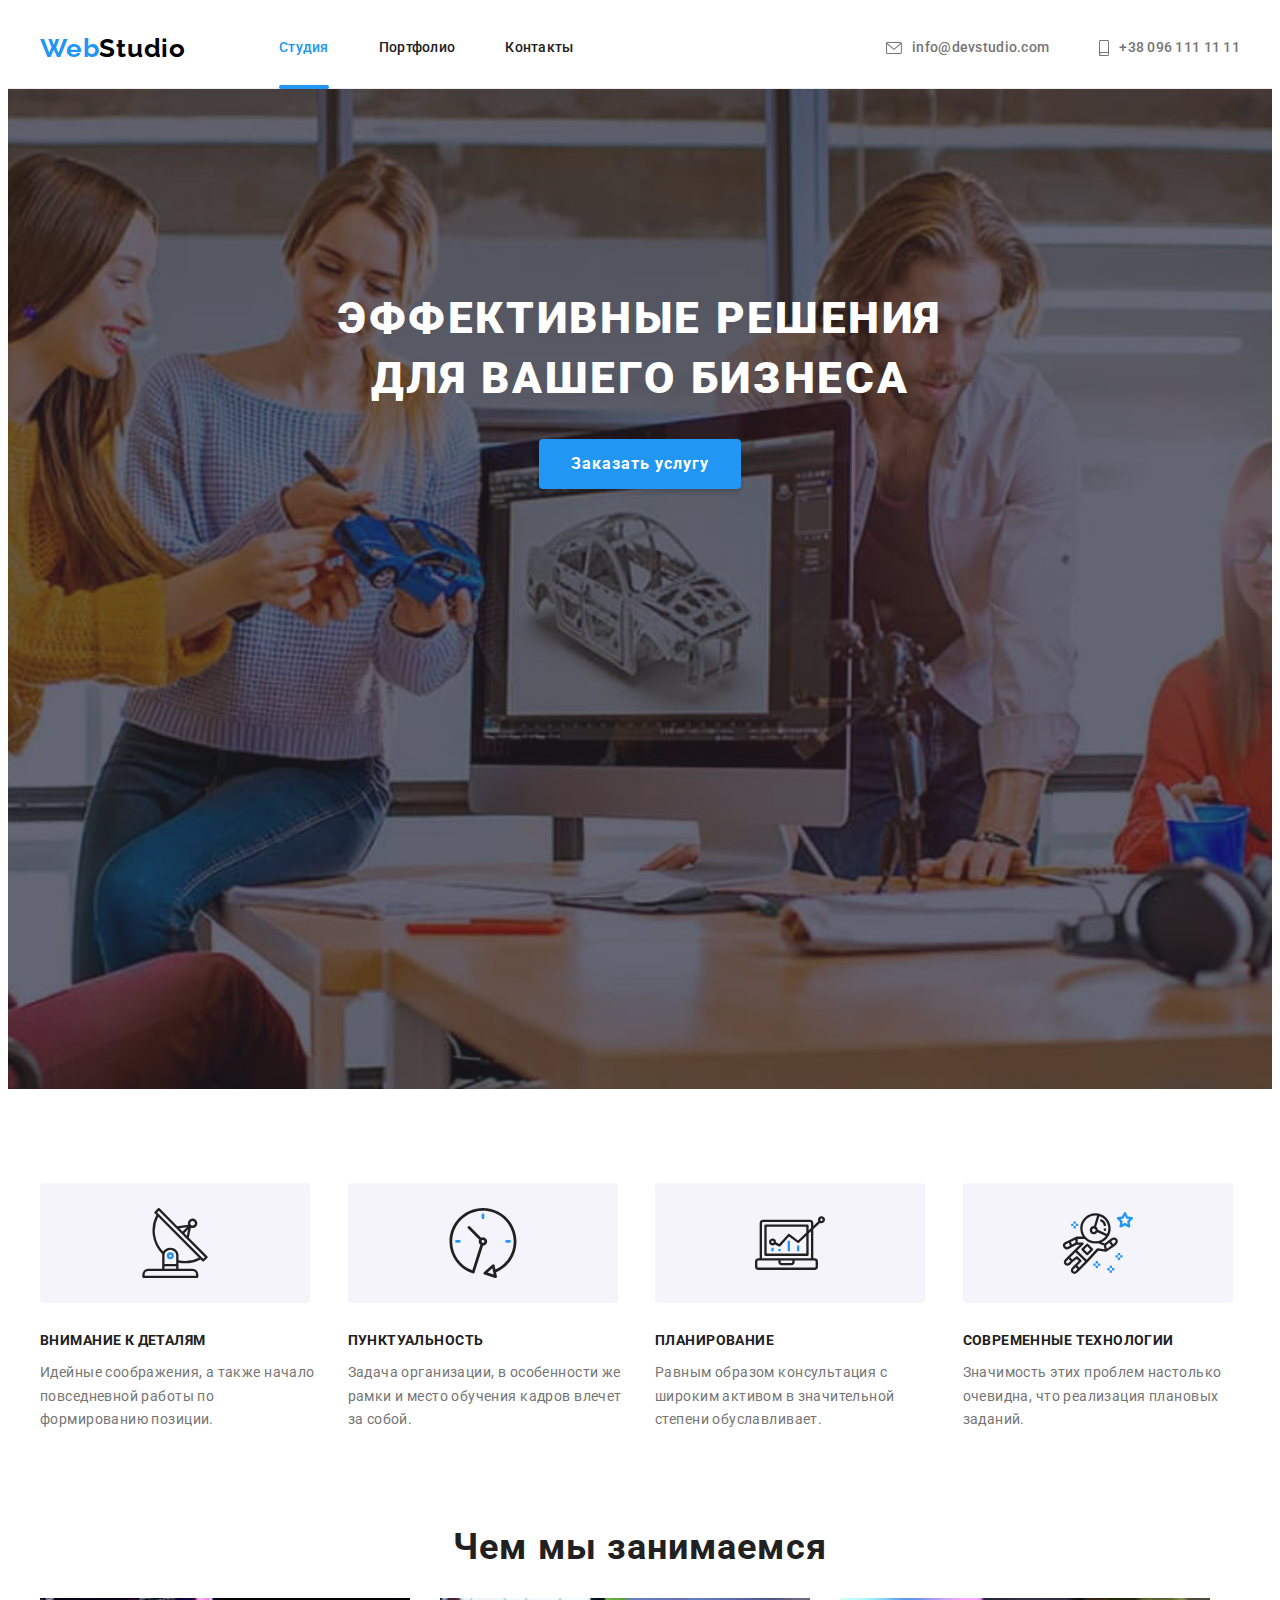
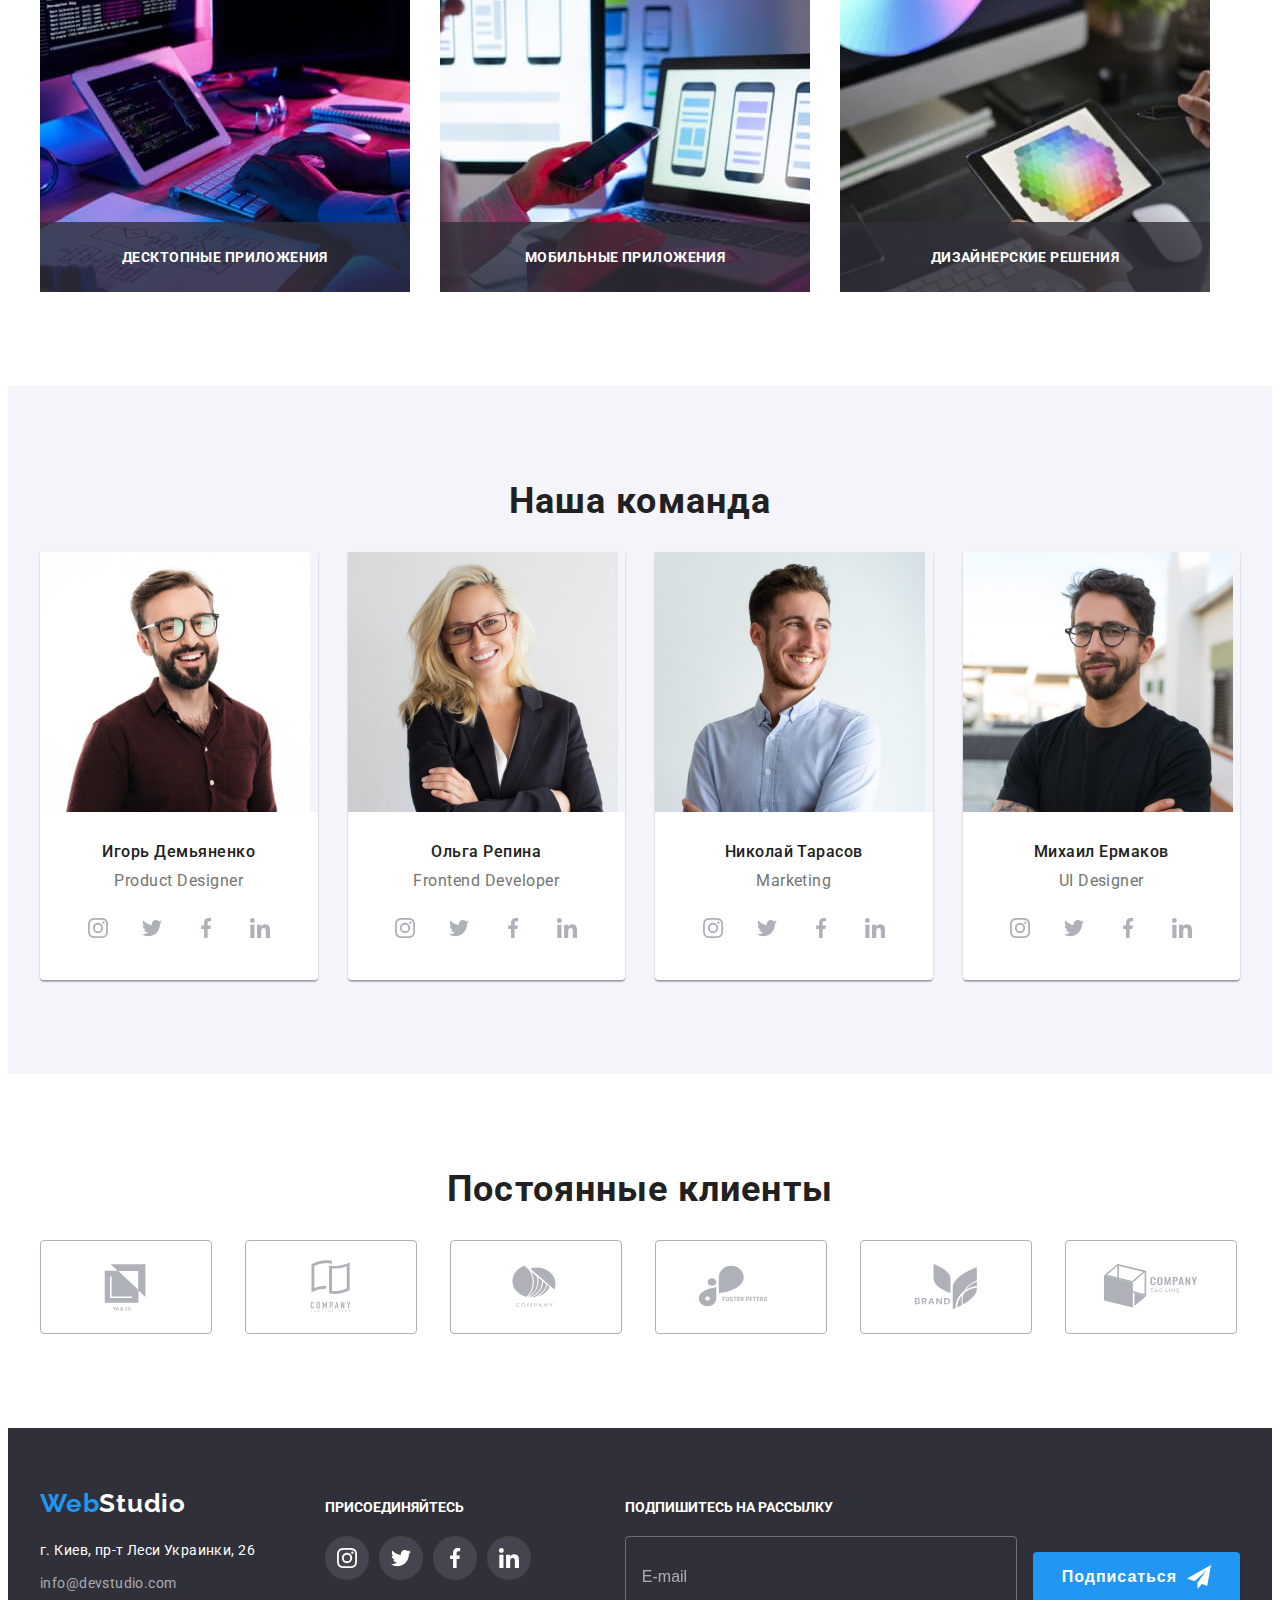
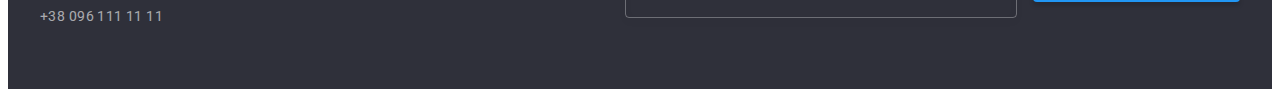
<file: index.html>
<!DOCTYPE html>
<html lang="ru">
    <head>
     <meta charset="UTF-8">
     <meta http-equiv="X-UA-Compatible" content="IE=edge">
     <meta name="viewport" content="width=device-width, initial-scale=1.0">
    <link rel="preconnect" href="https://fonts.googleapis.com">
    <link rel="preconnect" href="https://fonts.gstatic.com" crossorigin>
    <link href="https://fonts.googleapis.com/css2?family=Raleway:wght@700&family=Roboto:wght@400;500;700;900&display=swap"
        rel="stylesheet">
    <link rel="stylesheet" href="https://cdnjs.cloudflare.com/ajax/libs/modern-normalize/1.1.0/modern-normalize.min.css"
        integrity="sha512-wpPYUAdjBVSE4KJnH1VR1HeZfpl1ub8YT/NKx4PuQ5NmX2tKuGu6U/JRp5y+Y8XG2tV+wKQpNHVUX03MfMFn9Q=="
        crossorigin="anonymous" referrerpolicy="no-referrer" />
     <link rel="stylesheet" href="./css/styles.css"/>
     <title>WebStudio</title>
    </head>
    <body>
     <!--Header-->
      <header class="header">
        <div class="container header-container">
          <a class="logo link" href="" >
            <span class="logo-web">Web</span><span class="logo-studio">Studio</span>
          </a>
         <nav class="header-nav">
             <ul class="header-list list">
                 <li class="header-item">
                     <a class="header-link link current" href="./index.html">Студия</a>
                 </li>
                 <li class="header-item">
                     <a class="header-link link" href="./portfolio.html">Портфолио</a>
                 </li>
                 <li class="header-item">
                     <a class="header-link link" href="">Контакты</a>
                 </li>
             </ul>
         </nav>
         <ul class="header-contacts list">
            <li class="header-contact-item"> 
                <a class="contact-link  link" href="mailto:info@devstudio.com">
                    <svg class="icon-mail" width="16" height="12" >
                        <use href="./images/icons.svg#envelope"></use>
                    </svg>
                    info@devstudio.com</a>
            </li> 
            <li class="header-contact-item">
                <a class="contact-link link  " href="tel:+380961111111">
                    <svg class="icon-tel" width="10" height="16">
                        <use href="./images/icons.svg#smartphone"></use>
                    </svg>
                     +38 096 111 11 11</a></li>
         </ul>  
        </div>    
      </header>
      <!--Main-->
      <!--"Заказать услугу"-->
      <main class="main-body">
        <section class=" main-title overlay">
          <div class="container ">
            <h1 class="main-text"> Эффективные решения для вашего бизнеса </h1>
            <button class="btn" type="button" data-modal-open>Заказать услугу</button>
          </div>
            
        </section>
        <!--Преимущества-->
        <section class="section benefits">
            <div class="container">
            <ul class="benefits-list card-set list">
                <li class="card-set-item benefits-icon">
                    <div class="benefits-rectangle">
                        <svg width="70" height="70">
                            <use href="./images/icons.svg#antenna"></use>
                        </svg>
                    </div>
                    <h2 class="feature">Внимание к деталям</h2>
                    <p class="feature-item">Идейные соображения, а также начало повседневной работы по формированию позиции.</p>
                </li> 
                <li class="card-set-item benefits-icon">
                    <div class="benefits-rectangle">
                        <svg width="70" height="70">
                            <use href="./images/icons.svg#clock"></use>
                        </svg>
                    </div>
                    <h2 class="feature">Пунктуальность</h2>
                    <p class="feature-item">Задача организации, в особенности же рамки и место обучения кадров влечет за собой.</p>
                </li>
                <li class="card-set-item benefits-icon">
                    <div class="benefits-rectangle">
                        <svg width="70" height="70">
                            <use href="./images/icons.svg#diagram"></use>
                        </svg>
                    </div>
                    <h2 class="feature">Планирование</h2>
                    <p class="feature-item">Равным образом консультация с широким активом в значительной степени обуславливает.</p>
                </li>
                <li class="card-set-item benefits-icon">
                    <div class="benefits-rectangle">
                        <svg width="70" height="70">
                            <use href="./images/icons.svg#astronaut"></use>
                        </svg>
                    </div>
                    <h2 class="feature">Современные технологии</h2>
                    <p class="feature-item">Значимость этих проблем настолько очевидна, что реализация плановых заданий.</p>
                </li>
            </ul>
            </div>
        </section>     
        <!--Чем мы занимаемся-->   
        <section class="section features">
            <div class="container">
            <h2 class="cards">Чем мы занимаемся</h2>
            <ul class="cards-list card-set list">
                <li class="card-set-item"> 
                    <div class="label">
                        <img class="card-img" src="./images/cards/box1.jpg" alt="разработка ПО" width="370" height="294" />
                        <div class="label-title-text">
                            <p class="label-text">Десктопные приложения</p>
                        </div>             
                    </div>
                    </li>
                <li class="card-set-item"> 
                    <div class="label">
                        <img class="card-img" src="./images/cards/box2.jpg" alt="тестирование ПО" width="370" height="294" />
                        <div class="label-title-text">
                            <p class="label-text">Мобильные приложения</p>
                        </div>
                    </div>
                    </li>
                <li class="card-set-item">
                    <div class="label">
                        <img class="card-img" src="./images/cards/box3.jpg" alt="дизайн" width="370" height="294" />
                        <div class="label-title-text">
                            <p class="label-text">Дизайнерские решения</p>
                        </div>
                    </div>
                    </li>
            </ul>
            </div>
        </section>
        <!--Наша команда-->
        <section class="section main-team">
            <div class="container">
            <h2 class="team">Наша команда</h2>
            <ul class="team-list card-set list">
                <li class="team-item card-set-item"> 
                    <img class="team-img" src="./images/team/img1.jpg" alt="участник команды 1" width="270" height="260" >
                    <div class="team-wrapper">
                        <h3 class="team-name">Игорь Демьяненко</h3>
                        <p class="team-position" lang="en">Product Designer</p>
                        <ul class="icon-list list">
                            <li class="icon-item ">
                                <a class="icon-link" href="">
                                    <svg class="team-icon"> 
                                        <use href="./images/icons.svg#instagram"></use>
                                    </svg>
                                </a>
                            </li>
                            <li class="icon-item ">
                                <a class="icon-link" href="">
                                    <svg class="team-icon">
                                        <use href="./images/icons.svg#twitter"></use>
                                    </svg>
                                </a>
                            </li>
                            <li class="icon-item ">
                                <a class="icon-link" href="">
                                    <svg class="team-icon">
                                        <use href="./images/icons.svg#facebook"></use>
                                    </svg>
                                </a>
                            </li>
                            <li class="icon-item ">
                                <a class="icon-link" href="">
                                    <svg class="team-icon">
                                        <use href="./images/icons.svg#linkedin"></use>
                                    </svg>
                                </a>
                            </li>
                        </ul>
                    </div>                    
                </li>
                <li class="team-item card-set-item">
                     <img class="team-img" src="./images/team/img2.jpg" alt="участник команды 2" width="270" height="260" >
                     <div class="team-wrapper">
                        <h3 class="team-name">Ольга Репина</h3>
                        <p class="team-position" lang="en">Frontend Developer</p>
                        <ul class="icon-list list">
                            <li class="icon-item ">
                                <a class="icon-link" href="">
                                    <svg class="team-icon">
                                        <use href="./images/icons.svg#instagram"></use>
                                    </svg>
                                </a>
                            </li>
                            <li class="icon-item ">
                                <a class="icon-link" href="">
                                    <svg class="team-icon">
                                        <use href="./images/icons.svg#twitter"></use>
                                    </svg>
                                </a>
                            </li>
                            <li class="icon-item ">
                                <a class="icon-link" href="">
                                    <svg class="team-icon">
                                        <use href="./images/icons.svg#facebook"></use>
                                    </svg>
                                </a>
                            </li>
                            <li class="icon-item ">
                                <a class="icon-link" href="">
                                    <svg class="team-icon">
                                        <use href="./images/icons.svg#linkedin"></use>
                                    </svg>
                                </a>
                            </li>
                        </ul>
                     </div>                     
                </li>
                <li class="team-item card-set-item"> 
                    <img class="team-img" src="./images/team/img3.jpg" alt="участник команды 3" width="270" height="260" >
                    <div class="team-wrapper">
                        <h3 class="team-name">Николай Тарасов</h3>
                        <p class="team-position" lang="en">Marketing</p>
                        <ul class="icon-list list">
                            <li class="icon-item ">
                                <a class="icon-link" href="">
                                    <svg class="team-icon">
                                        <use href="./images/icons.svg#instagram"></use>
                                    </svg>
                                </a>
                            </li>
                            <li class="icon-item ">
                                <a class="icon-link" href="">
                                    <svg class="team-icon">
                                        <use href="./images/icons.svg#twitter"></use>
                                    </svg>
                                </a>
                            </li>
                            <li class="icon-item ">
                                <a class="icon-link" href="">
                                    <svg class="team-icon">
                                        <use href="./images/icons.svg#facebook"></use>
                                    </svg>
                                </a>
                            </li>
                            <li class="icon-item ">
                                <a class="icon-link" href="">
                                    <svg class="team-icon">
                                        <use href="./images/icons.svg#linkedin"></use>
                                    </svg>
                                </a>
                            </li>
                        </ul>
                    </div>
                 </li>
                <li class="team-item card-set-item">
                     <img class="team-img" src="./images/team/img4.jpg" alt="участник команды 4" width="270" height="260"> 
                     <div class="team-wrapper">
                        <h3 class="team-name">Михаил Ермаков</h3>
                        <p class="team-position" lang="en">UI Designer</p>
                        <ul class="icon-list list">
                            <li class="icon-item ">
                                <a class="icon-link" href="">
                                    <svg class="team-icon">
                                        <use href="./images/icons.svg#instagram"></use>
                                    </svg>
                                </a>
                            </li>
                            <li class="icon-item ">
                                <a class="icon-link" href="">
                                    <svg class="team-icon">
                                        <use href="./images/icons.svg#twitter"></use>
                                    </svg>
                                </a>
                            </li>
                            <li class="icon-item ">
                                <a class="icon-link" href="">
                                    <svg class="team-icon">
                                        <use href="./images/icons.svg#facebook"></use>
                                    </svg>
                                </a>
                            </li>
                            <li class="icon-item ">
                                <a class="icon-link" href="">
                                    <svg class="team-icon">
                                        <use href="./images/icons.svg#linkedin"></use>
                                    </svg>
                                </a>
                            </li>
                        </ul>
                     </div>
                     
                </li>
            </ul>     
            </div>
        </section>
        <!--Постоянные клиенты-->
        <section class="clients">
            <div class="container">
                <h2 class="cards">Постоянные клиенты</h2>
                <ul class="cards-list card-set list">
                    <li class="card-set-item">
                        <a class="client-link" href="">
                            <svg class="client-logo">
                                <use href="./images/icons.svg#logo-1"></use>
                            </svg>
                        </a>
                    </li>
                    <li class="card-set-item">
                        <a class="client-link" href="">
                            <svg class="client-logo">
                                <use href="./images/icons.svg#logo-2"></use>
                            </svg>
                        </a>
                    </li>
                    <li class="card-set-item">
                        <a class="client-link" href="">
                            <svg class="client-logo">
                                <use href="./images/icons.svg#logo-3"></use>
                            </svg>
                        </a>
                    </li>
                    <li class="card-set-item">
                        <a class="client-link" href="">
                            <svg class="client-logo">
                                <use href="./images/icons.svg#logo-4"></use>
                            </svg>
                        </a>
                    </li>
                    <li class="card-set-item">
                        <a class="client-link" href="">
                            <svg class="client-logo">
                                <use href="./images/icons.svg#logo-5"></use>
                            </svg>
                        </a>
                    </li>
                    <li class="card-set-item">
                        <a class="client-link" href="">
                            <svg class="client-logo">
                                <use href="./images/icons.svg#logo-6"></use>
                            </svg>
                        </a>
                    </li>
                </ul>
            
               
            </div>
        </section>
      </main>
      <!--Footer-->
      <footer class="footer">
        <div class="container container-footer">
        <div class="container-address">
        <a class="footer-logo link" href="">
            <span class="footer-logo-web">Web</span><span class="footer-logo-studio">Studio</span>
        </a>
          <address class="address">
            <ul class="contacts">
                <li class="address-item">г. Киев, пр-т Леси Украинки, 26</li>
                <li class="address-item"><a class="address-link link" href="mailto:info@devstudio.com">info@devstudio.com</a></li>
                <li class="address-item"><a class="address-link link" href="tel:+380961111111">+38 096 111 11 11</a></li>
            </ul>
          </address>
        </div>
        <div class="join">
            <h2 class="join-title">Присоединяйтесь</h2>
            <ul class="social list">
                <li class="social-item"> 
                    <a class="social-link" href="">
                    <svg class="social-icon">
                        <use href="./images/icons.svg#instagram"></use>
                    </svg>
                </a></li>
                <li class="social-item">
                    <a class="social-link" href="">
                        <svg class="social-icon">
                            <use href="./images/icons.svg#twitter"></use>
                        </svg>
                    </a>
                </li>
                <li class="social-item">
                    <a class="social-link" href="">
                        <svg class="social-icon">
                            <use href="./images/icons.svg#facebook"></use>
                        </svg>
                    </a>
                </li>
                <li class="social-item">
                    <a class="social-link" href="">
                        <svg class="social-icon">
                            <use href="./images/icons.svg#linkedin"></use>
                        </svg>
                    </a>
                </li>
            </ul>
        </div>
        <div class="subscribe">
            <h2 class="join-title">Подпишитесь на рассылку</h2>
            <form>
                <label class="subscribe-label" for="email">
                    <input class="subscribe-input" type="email" name="email" id="email" placeholder="E-mail">
                </label>
                <button class="subscribe-btn" type="submit">
                    Подписаться
                    <svg class="subscribe-icon" width="24" height="24">  
                        <use href="./images/icons.svg#icon-send"></use>
                    </svg>
                </button>
            </form>
        </div>
        </div>
      </footer>
      <!--Modal window-->
      <div class="backdrop is-hidden" data-modal>
        <div class="modal">
            <button class="modal-btn" type="button" data-modal-close>
                <svg class="modal-icon" width="18" height="18">
                    <use href="./images/icons.svg#icon-close"></use>
                </svg>
            </button>
        <!--Form-->
            <form class="form-data">
              <strong class="form-title">Оставьте свои данные, мы вам перезвоним</strong>
                <div class="form-group">
                    <label class="form-label" for="name">Имя</label>
                      <input class="form-input" type="text" name="name" id="name" autofocus />
                        <svg class="form-icon" width="18" height="18">
                            <use href="./images/icons.svg#person-black"></use>
                        </svg>                                     
                </div>
                <div class="form-group">
                    <label class="form-label" for="tel">Телефон</label>
                    <input class="form-input" type="text" name="tel" id="tel"/>
                    <svg class="form-icon" width="18" height="18">
                        <use href="./images/icons.svg#phone-black"></use>
                    </svg>
                </div>
                <div class="form-group">
                    <label class="form-label" for="mail">Почта</label>
                    <input class="form-input" type="text" name="mail" id="mail"/>
                    <svg class="form-icon" width="18" height="18">
                        <use href="./images/icons.svg#email-black"></use>
                    </svg>
                </div>
                <div class="form-group">
                    <label class="form-label" for="comment">Комментарий</label>
                    <textarea class="form-comment" name="comment" id="comment" rows="5" placeholder="Введите текст"></textarea>
                </div>
        
                <label class="form-group-check">
                    <input class="form-input-check" type="checkbox" name="policy" value="css">
                    <span class="icon-check"></span> <span class="form-label-check">Соглашаюсь с рассылкой и принимаю
                    <a class="link-check" href="">Условия договора</a></span>
                </label>
                

                <button class="form-button" type="submit">Отправить</button>

            </form>
        </div>
      </div>
      <script src="./js/modal.js"></script>
    
    </body>
</html>
</file>
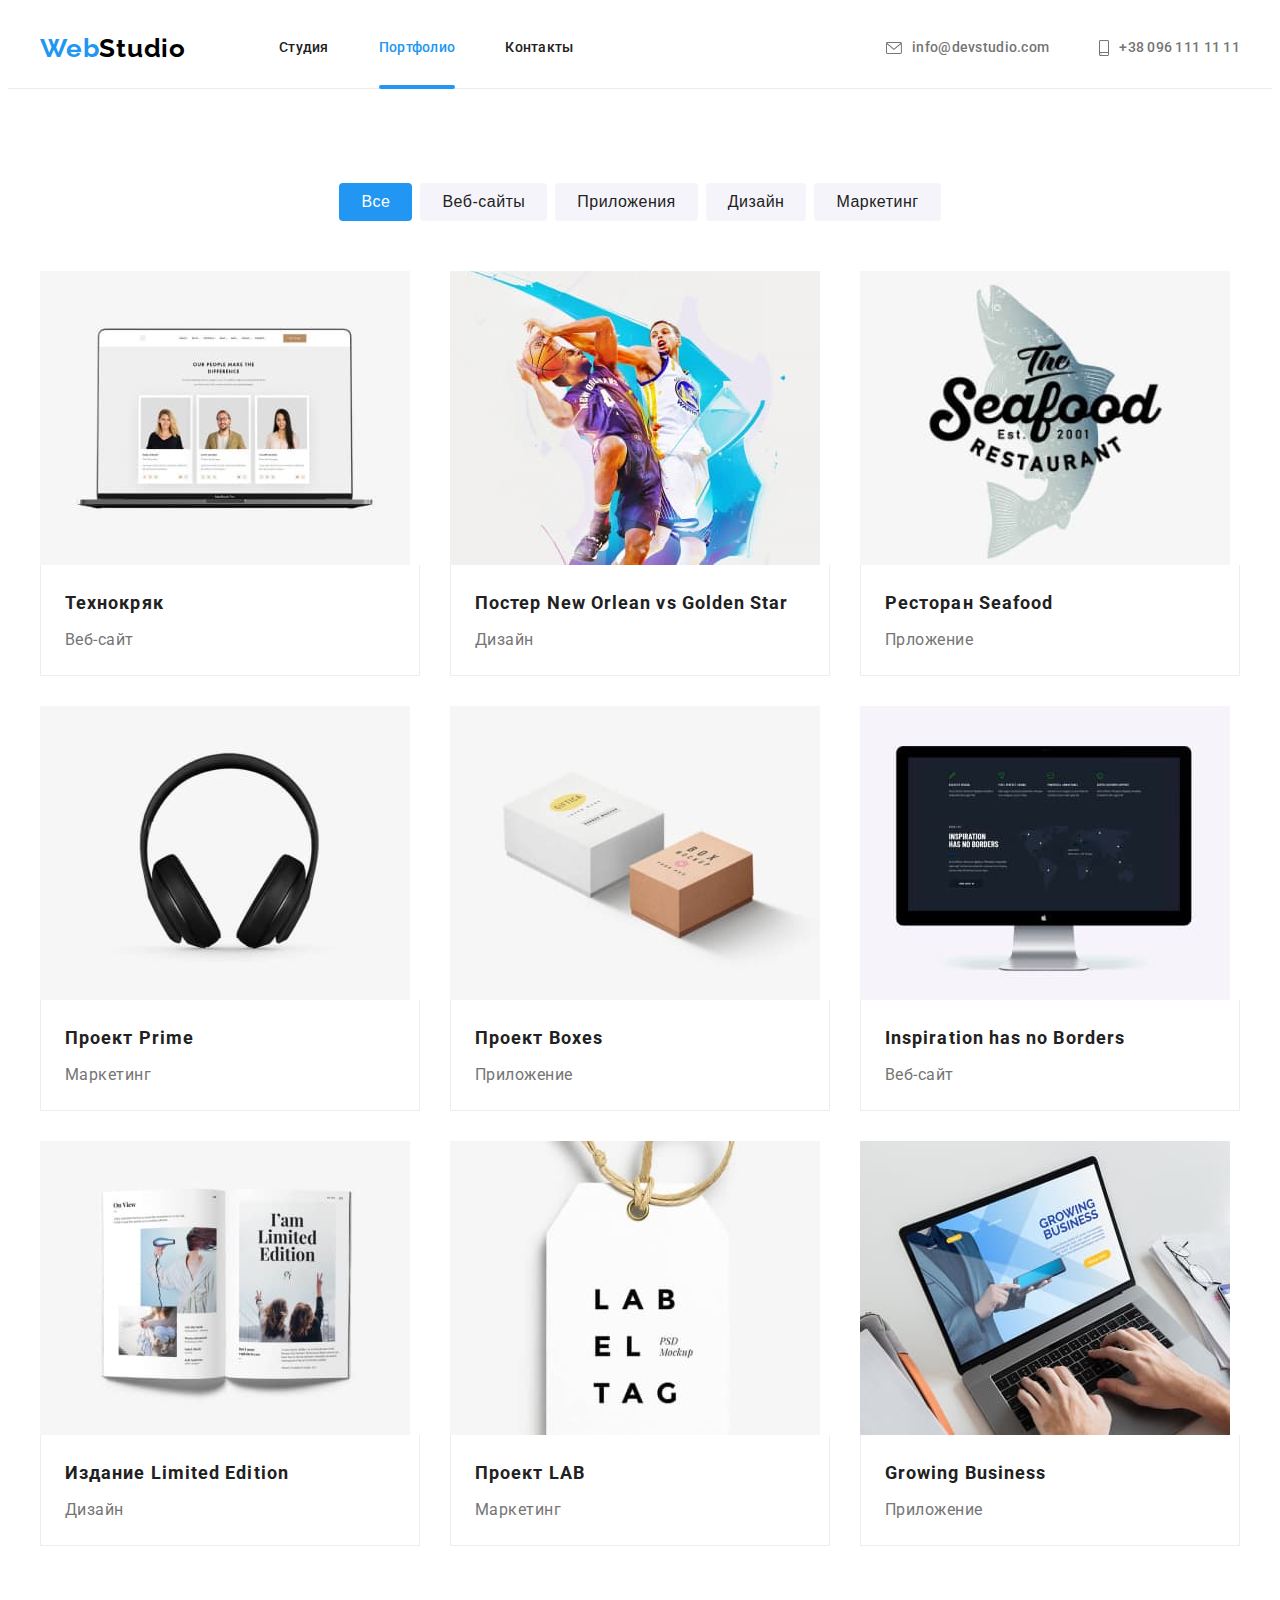
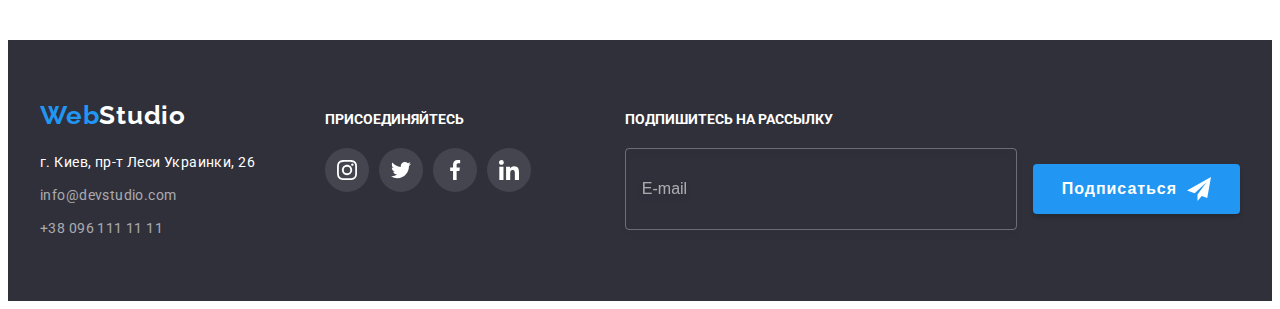
<file: portfolio.html>
<!DOCTYPE html>
<html lang="ru">
<head>
    <meta charset="UTF-8">
    <meta http-equiv="X-UA-Compatible" content="IE=edge">
    <meta name="viewport" content="width=device-width, initial-scale=1.0">
    <link rel="preconnect" href="https://fonts.googleapis.com">
    <link rel="preconnect" href="https://fonts.gstatic.com" crossorigin>
    <link href="https://fonts.googleapis.com/css2?family=Raleway:wght@700&family=Roboto:wght@400;500;700;900&display=swap" rel="stylesheet">
    <link
    rel="stylesheet"
    href="https://cdnjs.cloudflare.com/ajax/libs/modern-normalize/1.1.0/modern-normalize.min.css"
    integrity="sha512-wpPYUAdjBVSE4KJnH1VR1HeZfpl1ub8YT/NKx4PuQ5NmX2tKuGu6U/JRp5y+Y8XG2tV+wKQpNHVUX03MfMFn9Q=="
    crossorigin="anonymous" referrerpolicy="no-referrer"/>
    <link rel="stylesheet" href="./css/styles.css"/>
    <title>Portfolio</title>

</head>
<body>
<!--Header-Portfolio-->
    <header class="header">
        <div class="container header-container">
            <a class="logo link" href="">
                <span class="logo-web">Web</span><span class="logo-studio">Studio</span>
            </a>
            <nav class="header-nav">
                <ul class="header-list list">
                    <li class="header-item">
                        <a class="header-link link" href="./index.html">Студия</a>
                    </li>
                    <li class="header-item">
                        <a class="header-link link current" href="./portfolio.html">Портфолио</a>
                    </li>
                    <li class="header-item">
                        <a class="header-link link" href="">Контакты</a>
                    </li>
                </ul>
            </nav>
            <ul class="header-contacts list">
                <li class="header-contact-item">
                    <a class="contact-link  link" href="mailto:info@devstudio.com">
                        <svg class="icon-mail" width="16" height="12">
                            <use href="./images/icons.svg#envelope"></use>
                        </svg>
                        info@devstudio.com</a>
                </li>
                <li class="header-contact-item">
                    <a class="contact-link link  " href="tel:+380961111111">
                        <svg class="icon-tel" width="10" height="16">
                            <use href="./images/icons.svg#smartphone"></use>
                        </svg>
                        +38 096 111 11 11</a>
                </li>
            </ul>
        </div>
    </header>
<!--Main-Portfolio-->
        <main class="portfolio-main">
            <section class="portfolio-project section">
            <div class="container">
                <ul class="filter-list list">
                    <li class="filter-item">
                        <button class="filter-btn current" type="button">Все</button></li>
                    <li class="filter-item">
                        <button class="filter-btn" type="button">Веб-сайты</button></li>
                    <li class="filter-item">
                        <button class="filter-btn" type="button">Приложения</button></li>
                    <li class="filter-item">
                        <button class="filter-btn" type="button">Дизайн</button></li>
                    <li class="filter-item">
                        <button class="filter-btn" type="button">Маркетинг</button></li>
                </ul>              
                       
                <ul class="projects-list card-set list">
                    <li class="project-item card-set-item">
                        <a class="project-link link" href="">
                            <div class="project-group">
                                <img class="portfolio-img" src="./images/portfolio/project1.jpg" alt="Технокряк" width="370" height="294">
                                <p class="project-owerlay">
                                    Ресурс предлагает комплексные предложения с разным уровнем функционала и сервисов. Все это позволит посетителю
                                    получить
                                    исчерпывающие сведения о компании или частном лице.
                                </p>
                            </div>                        
                        <div class="portfolio-wrapper">
                            <h3 class="project-title">Технокряк</h3>
                            <p class="project-text">Веб-сайт</p>
                        </div>  
                        </a>
                    </li>

                    <li class="project-item card-set-item">
                        <a class="project-link link" href="">
                            <div class="project-group">
                                <img class="portfolio-img" src="./images/portfolio/project2.jpg" alt="Постер New Orlean vs Golden Star" width="370" height="294">
                                <p class="project-owerlay">
                                    Ресурс предлагает комплексные предложения с разным уровнем функционала и сервисов. Все это позволит посетителю
                                    получить
                                    исчерпывающие сведения о компании или частном лице.
                                </p>
                            </div>                        
                        <div class="portfolio-wrapper">
                            <h3 class="project-title">Постер New Orlean vs Golden Star</h3>
                            <p class="project-text">Дизайн</p>
                        </div>        
                        </a>                
                    </li>

                    <li class="project-item card-set-item">
                        <a class="project-link link" href="">
                            <div class="project-group">
                                <img class="portfolio-img" src="./images/portfolio/project3.jpg" alt="Ресторан Seafood" width="370" height="294">
                                <p class="project-owerlay">
                                    Ресурс предлагает комплексные предложения с разным уровнем функционала и сервисов. Все это позволит посетителю
                                    получить
                                    исчерпывающие сведения о компании или частном лице.
                                </p>
                            </div>
                        <div class="portfolio-wrapper">
                            <h3 class="project-title">Ресторан Seafood</h3>
                            <p class="project-text">Прложение</p>
                        </div>     
                        </a>                   
                    </li>
                    <li class="project-item card-set-item">
                        <a class="project-link link" href="">
                           <div class="project-group">
                            <img class="portfolio-img" src="./images/portfolio/project4.jpg" alt="Проект Prime" width="370" height="294">
                            <p class="project-owerlay">
                                Ресурс предлагает комплексные предложения с разным уровнем функционала и сервисов. Все это позволит посетителю
                                получить
                                исчерпывающие сведения о компании или частном лице.
                            </p>
                           </div>
                        <div class="portfolio-wrapper">
                            <h3 class="project-title">Проект Prime</h3>
                            <p class="project-text">Маркетинг</p>
                        </div>                
                        </a>        
                    </li>
                    <li class="project-item card-set-item">
                        <a class="project-link link" href="">
                            <div class="project-group">
                                <img class="portfolio-img" src="./images/portfolio/project5.jpg" alt="Проект Boxes" width="370" height="294">
                                <p class="project-owerlay">
                                    Ресурс предлагает комплексные предложения с разным уровнем функционала и сервисов. Все это позволит посетителю
                                    получить
                                    исчерпывающие сведения о компании или частном лице.
                                </p>
                            </div>
                        <div class="portfolio-wrapper">
                            <h3 class="project-title">Проект Boxes</h3>
                            <p class="project-text">Приложение</p>
                        </div>       
                        </a>                 
                    </li>
                    <li class="project-item card-set-item">
                        <a class="project-link link" href="">
                            <div class="project-group">
                                <img class="portfolio-img" src="./images/portfolio/project6.jpg" alt="Inspiration has no Borders" width="370" height="294">
                                <p class="project-owerlay">
                                    Ресурс предлагает комплексные предложения с разным уровнем функционала и сервисов. Все это позволит посетителю
                                    получить
                                    исчерпывающие сведения о компании или частном лице.
                                </p>
                            </div>                        
                        <div class="portfolio-wrapper">
                            <h3 class="project-title">Inspiration has no Borders</h3>
                            <p class="project-text">Веб-сайт</p>
                        </div>                  
                        </a>
                    </li>
                    <li class="project-item card-set-item">
                        <a class="project-link link" href="">
                            <div class="project-group">
                                <img class="portfolio-img" src="./images/portfolio/project7.jpg" alt="Издание Limited Edition" width="370" height="294">
                                <p class="project-owerlay">
                                    Ресурс предлагает комплексные предложения с разным уровнем функционала и сервисов. Все это позволит посетителю
                                    получить
                                    исчерпывающие сведения о компании или частном лице.
                                </p>
                            </div>
                        <div class="portfolio-wrapper">
                            <h3 class="project-title">Издание Limited Edition</h3>
                            <p class="project-text">Дизайн</p>
                        </div>  
                        </a>
                    </li>
                    <li class="project-item card-set-item">
                        <a class="project-link link" href="">
                            <div class="project-group">
                                <img class="portfolio-img" src="./images/portfolio/project8.jpg" alt="Проект LAB" width="370" height="294">
                                <p class="project-owerlay">
                                    Ресурс предлагает комплексные предложения с разным уровнем функционала и сервисов. Все это позволит посетителю
                                    получить
                                    исчерпывающие сведения о компании или частном лице.
                                </p>
                            </div>
                        <div class="portfolio-wrapper">
                            <h3 class="project-title">Проект LAB</h3>
                            <p class="project-text">Маркетинг</p>
                        </div>                    
                        </a>    
                    </li>
                    <li class="project-item card-set-item">
                        <a class="project-link link" href="">
                            <div class="project-group">
                            <img class="portfolio-img" src="./images/portfolio/project9.jpg" alt="Growing Business" width="370" height="294">
                                <p class="project-owerlay">
                                    Ресурс предлагает комплексные предложения с разным уровнем функционала и сервисов. Все это позволит посетителю
                                    получить
                                    исчерпывающие сведения о компании или частном лице.
                                </p>
                            </div>                        
                        <div class="portfolio-wrapper">
                            <h3 class="project-title">Growing Business</h3>
                            <p class="project-text">Приложение</p>
                        </div>            
                        </a>            
                    </li>
                  </ul>
            </div>
            </section>
        </main>
<!--Footer-->
    <footer class="footer">
        <div class="container container-footer">
            <div class="container-address">
                <a class="footer-logo link" href="">
                    <span class="footer-logo-web">Web</span><span class="footer-logo-studio">Studio</span>
                </a>
                <address class="address">
                    <ul class="contacts">
                        <li class="address-item">г. Киев, пр-т Леси Украинки, 26</li>
                        <li class="address-item"><a class="address-link link"
                                href="mailto:info@devstudio.com">info@devstudio.com</a></li>
                        <li class="address-item"><a class="address-link link" href="tel:+380961111111">+38 096 111 11 11</a>
                        </li>
                    </ul>
                </address>
            </div>
            <div class="join">
                <h2 class="join-title">Присоединяйтесь</h2>
                <ul class="social list">
                    <li class="social-item">
                        <a class="social-link" href="">
                            <svg class="social-icon">
                                <use href="./images/icons.svg#instagram"></use>
                            </svg>
                        </a>
                    </li>
                    <li class="social-item">
                        <a class="social-link" href="">
                            <svg class="social-icon">
                                <use href="./images/icons.svg#twitter"></use>
                            </svg>
                        </a>
                    </li>
                    <li class="social-item">
                        <a class="social-link" href="">
                            <svg class="social-icon">
                                <use href="./images/icons.svg#facebook"></use>
                            </svg>
                        </a>
                    </li>
                    <li class="social-item">
                        <a class="social-link" href="">
                            <svg class="social-icon">
                                <use href="./images/icons.svg#linkedin"></use>
                            </svg>
                        </a>
                    </li>
                </ul>
            </div>
            <div class="subscribe">
                <h2 class="join-title">Подпишитесь на рассылку</h2>
                <form>
                    <label class="subscribe-label" for="email">
                        <input class="subscribe-input" type="email" name="email" id="email" placeholder="E-mail">
                    </label>
                    <button class="subscribe-btn" type="submit">
                        Подписаться
                        <svg class="subscribe-icon" width="24" height="24">
                            <use href="./images/icons.svg#icon-send"></use>
                        </svg>
                    </button>
                </form>
            </div>
        </div>
    </footer> 
    
</body>
</html>
</file>
<file: css/styles.css>
:root {
    --text-color:#212121;
    --secondry-text-color: #757575;
    --link-text-color: #2196F3;

    --item: 3;
    --indent: 30px;
}


body {
    font-family: 'Roboto', sans-serif;
    color: var(--text-color);
}

h1, h2, h3, h4, p, ul {
    margin-top: 0;
}

p:last-child {
    margin: 0;
}

img {
    display: block;
}
.list {
    list-style: none;
    margin: 0;
    padding: 0;
}

.link {
    text-decoration: none;
    color: currentColor;
}

.section {
    padding-top: 94px;
    padding-bottom: 94px;
}
.container {
   /* outline: 2px solid red;
    outline-offset: -2px;*/

    width: 1200px;
    padding-left: 15px;
    padding-right: 15px;
    margin-left: auto;
    margin-right: auto;
}
/*сітка на флексах*/
.card-set {
    display: flex;
    flex-wrap: wrap;
    margin: calc(-1 * var(--indent)/2);    
}

.card-set-item {
    flex-basis: calc((100% - var(--indent) * var(--item)) / var(--item));

    margin: calc(var(--indent)/2)
}
/*-----------Header-----------*/

.header {
   border-bottom: 1px solid #ECECEC;
}
.header-container {
    display: flex;
    align-items: center;
}

.header-item {
    margin-right: 50px;
}
.header-item:last-child {
    margin-right: 0;
}
.header-contacts {
    display: flex;
    margin-left: auto;
}

.logo {
    font-family: 'Raleway';
    font-weight: 700;
    font-size: 26px;
    line-height: 1.19;
    letter-spacing: 0.03em;
    margin-right: 93px;
}
.logo-web {
    color: var(--link-text-color);
}
.logo-studio {
    color: #000000;
}

.header-list {
display: flex;
}

.header-link {
    position: relative;
    display: block;
    
    font-weight: 500;
    font-size: 14px;
    line-height: 1.14;
    letter-spacing: 0.02em;
    color: var(--text-color);
    
    padding-top: 32px;
    padding-bottom: 32px;
    transition: color 250ms cubic-bezier(0.4, 0, 0.2, 1);
}
.current {
    color: var(--link-text-color);
}

.header-contact-item:not(:last-child) {
    margin-right: 50px;
}
.header-link.current::after {
    content: '';
    position: absolute;
    bottom: -1px;
    left: 0;

    display: block;
    width: 100%;
    height: 4px;
    background-color: #2196F3;
    border-radius: 2px; 
}
.contact-link {
    font-weight: 500;
    font-size: 14px;
    line-height: 1.14;
    letter-spacing: 0.02em;
    color: var(--secondry-text-color);
    padding-top: 32px;
    padding-bottom: 32px;
    display: flex;
    align-items: center;
    transition: color 250ms cubic-bezier(0.4, 0, 0.2, 1);
}
.icon-mail,
.icon-tel {
    margin-right: 10px;
    fill: currentColor;
}
.header-link:hover,
.contact-link:hover {
    color: var(--link-text-color);
   
}
.header-link:focus,
.contact-link:focus {
    color: var(--link-text-color);
}

/*-----------MAIN-----------*/
.main-title {
    padding-top: 200px;
    padding-bottom: 200px;

    background-color: #2F303A; 
}

.main-text {
    margin-left: auto;
    margin-right: auto;
    margin-bottom: 30px;
        
    font-weight: 900;
    font-size: 44px;
    line-height: 1.36;
    text-align: center;
    letter-spacing: 0.06em;
    color: #FFFFFF;
    text-transform: uppercase;
    width: 696px;
    height: 120px;
    left: 452px;
    top: 280px;
}
.btn {
    display: block;
    margin-left: auto;
    margin-right: auto;
    padding: 10px 32px;

    font-family: inherit;
    font-weight: 700;
    font-size: 16px;
    line-height: 1.88;
    letter-spacing: 0.06em;    
    color: #FFFFFF;
    background-color: #2196F3;
    box-shadow: 0px 4px 4px rgba(0, 0, 0, 0.15);
    border-radius: 4px;
    border: none;
    cursor: pointer;
    transition: background-color 250ms cubic-bezier(0.4, 0, 0.2, 1);
    
}    
.btn:hover {
    color: #FFFFFF;
    background-color: #188CE8;
}
.btn:focus {
    color: #FFFFFF;
    background-color: #188CE8;
}
.overlay {
    max-width: 1600px;
    height: 600px;
    margin-left: auto;
    margin-right: auto;
    background-image: linear-gradient(to right,
        rgba(47, 48, 58, 0.4),
        rgba(47, 48, 58, 0.4)), url(../images/headerImg.jpg);
    background-repeat: no-repeat;
    background-position: center;
    background-size: cover;
    background-color: #2F303A;
}
 /*Преимущества*/
.benefits {
    padding-bottom: 47px;
}
.benefits-list {
     --item: 4;
}
.benefits-rectangle {
   display: flex;
   align-items: center;
   justify-content: center;
   width: 270px;
   height: 120px;
   left: 215px;
   top: 774px;
   background-color: #F5F4FA;
   border-radius: 4px;
   
}

.feature {
    font-weight: 700;
    font-size: 14px;
    line-height: 1.14;
    letter-spacing: 0.03em;
    color: var(--text-color);
    text-transform: uppercase;
    margin-top: 30px;
}

.feature-item {
    font-size: 14px;
    line-height: 1.71;
    letter-spacing: 0.03em;
    color: var(--secondry-text-color);
}
/*Чем мы занимаемся*/
.features {
    padding-top: 47px;
}
.cards {
    font-weight: 700;
    font-size: 36px;
    line-height: 1.17;
    text-align: center;
    letter-spacing: 0.03em;
    color: var(--text-color);
}
.label {
    position: relative;
}
.label-title-text{
    display: inline-block;
    position: absolute;
    width: 100%;
    height: 70px;
    bottom: 0;
    background-color: rgba(47, 48, 58, 0.8);
}
.label-text {     
    padding-top: 27px;
    padding-bottom: 27px;
    font-weight: 700;
    font-size: 14px;
    line-height: 16px;
    text-align: center;
    letter-spacing: 0.03em;
    text-transform: uppercase;
    color: #FFFFFF;
    
}
/*Наша команда*/
.main-team {
    background-color: #F5F4FA;
}
.team {
    font-weight: 700;
    font-size: 36px;
    line-height: 1.17;
    text-align: center;
    letter-spacing: 0.03em;
    color: var(--text-color);
}
.team-list {
    --item: 4;
}
.team-item {
    list-style: none;
}
.team-item {
    width: calc((100% - 90px) / 4);
    box-shadow: 0px 1px 3px rgba(0, 0, 0, 0.12), 0px 1px 1px rgba(0, 0, 0, 0.14), 0px 2px 1px rgba(0, 0, 0, 0.2);
    border-radius: 0px 0px 4px 4px;
    overflow: hidden;
}
.team-wrapper {
    padding: 30px 10px;
    background-color: #FFFFFF;
    
}
.team-name {
    font-weight: 500;
    font-size: 16px;
    line-height: 1.19;
    text-align: center;
    letter-spacing: 0.03em;
    color: var(--text-color);
    
    margin-bottom: 10px;

}
.team-position {
    font-size: 16px;
    line-height: 1.19;
    text-align: center;
    letter-spacing: 0.03em;
    color: var(--secondry-text-color);
}
.icon-list {
    display: flex;
    align-items: center;
    justify-content: center;
}
.icon-list .icon-item + .icon-item {
    margin-left: 10px;
}

.icon-link {
    display: flex;
    justify-content: center;
    align-items: center;
    width: 44px;
    height: 44px;
    color: #AFB1B8;
    background-color: #FFFFFF;
    border-radius: 50%;
    transition: background-color 250ms cubic-bezier(0.4, 0, 0.2, 1),
    color 250ms cubic-bezier(0.4, 0, 0.2, 1);
}
.icon-link:hover {
    background-color: var(--link-text-color);
    color: #FFFFFF;
}
.team-icon {
    width: 20px;
    height: 20px;
    fill: currentColor;
}
/*Постоянные клиенты*/
.clients {
    padding-top: 94px;
    padding-bottom: 94px;
}
.cards-list{ 
    --item: 6;
}
.client-link {
    display: flex;
    justify-content: center;
    align-items: center;
    width: 170px;
    height: 92px;
    color: #AFB1B8;
    border: 1px solid #afb1b8;
    border-radius: 4px;
    transition: color 250ms cubic-bezier(0.4, 0, 0.2, 1);
}
.client-link:hover {
    border: 1px solid var(--link-text-color);
    color: var(--link-text-color);
}
.client-logo {
    width: 106px;
    height: 60px;
    fill: currentColor;
}
.client-logo:hover {
    fill: var(--link-text-color);
}

 /*-----------FOOTER-----------*/
.footer {
    background: #2F303A;
    padding-top: 60px;
    padding-bottom: 60px;
    
}
.container-footer {
    display: flex;
    align-items: baseline;
}
.footer-logo {
    font-family: 'Raleway';
    font-weight: 700;
    font-size: 26px;
    line-height: 1.19;
    letter-spacing: 0.03em;
}
.footer-logo-web {
    color: var(--link-text-color)
}
.footer-logo-studio {
    color: #FFFFFF;
}
.address {
    margin-top: 20px;
    font-size: 14px;
    line-height: 1.71;
    letter-spacing: 0.03em;
    color: #FFFFFF;
    font-style: normal;
}
.contacts {
    margin: 0;
    padding: 0;
}
.address-link {
    font-weight: 400;
    font-size: 14px;
    line-height: 1.71;
    letter-spacing: 0.03em;
    color: rgba(255, 255, 255, 0.6);
    transition: color 250ms cubic-bezier(0.4, 0, 0.2, 1);
}
.address-link:hover {
    color: var(--link-text-color);
}
.address-link:focus {
    color: var(--link-text-color)
}
.address-item {
    list-style: none;
}
.address-item:not(:last-child) {
    margin-bottom: 9px;
}
.join {
    align-items: baseline;
    margin-left: 70px;    
}
.join-title {
    margin-bottom: 20px;
    font-weight: 700;
    font-size: 14px;
    line-height: 1.14;
    text-transform: uppercase;
    color: #FFFFFF
}
.social {
    display: flex;
    align-items: center;
    margin-right: 70px;
}
.social .social-item+.social-item {
    margin-left: 10px;
}
.social-link {
    display: flex;
    justify-content: center;
    align-items: center;
    width: 44px;
    height: 44px;
    color: #FFFFFF;
    background-color: rgba(255, 255, 255, 0.1);
    border-radius: 50%;
    transition: background-color 250ms cubic-bezier(0.4, 0, 0.2, 1),
    color 250ms cubic-bezier(0.4, 0, 0.2, 1);
}
.social-link:hover {
    background-color: var(--link-text-color);
}
.social-icon {
    width: 20px;
    height: 20px;
    fill: currentColor;
}
.subscribe {
    margin-left: auto;
}
.subscribe-label {
    display: inline-block;
    margin-right: 12px;
}
.subscribe-input {
    width: 358px;
    height: 50px;
    padding: 15px 16px;
    background-color: transparent;
    border: 1px solid rgba(255, 255, 255, 0.3);
    filter: drop-shadow(0px 4px 4px rgba(0, 0, 0, 0.15));
    border-radius: 4px;
    color: #FFFFFF;
    outline: transparent;
}
.subscribe-input::placeholder {
    font-size: 16px;
    line-height: 1.25;
    color: rgba(255, 255, 255, 0.6);
}
.subscribe-btn {
    display: inline-flex;
    padding: 10px 29px;
    cursor: pointer;
    font-weight: 700;
    font-size: 16px;
    line-height: 1.88;
    letter-spacing: 0.06em;
    color: #FFFFFF;
    background-color: #2196F3;
    box-shadow: 0px 4px 4px rgba(0, 0, 0, 0.15);
    border: none;
    border-radius: 4px;
          
}
.subscribe-icon {
    margin-left: 10px;
    align-self: center;
}

 /*-----------Main-Portfolio-----------*/
 .filter-list {
     display: flex;
     justify-content: center;
     margin-bottom: 50px;
 }
 .filter-item:not(:last-child) {
     margin-right: 8px;
 }
    
 .filter-btn {
    padding: 6px 22px;
    font-weight: 500;
    font-size: 16px;
    line-height: 1.62;
    text-align: center;
    letter-spacing: 0.03em;
    color: #212121;
    background-color: #F5F4FA;
    
    border: none;
    border-radius: 4px;
    cursor: pointer;
    transition: background-color 250ms cubic-bezier(0.4, 0, 0.2, 1),
    color 250ms cubic-bezier(0.4, 0, 0.2, 1);
 }
 .filter-btn:hover, 
 .filter-btn:focus {
    color: #FFFFFF;
    background-color: #2196F3;
    box-shadow: 0px 4px 4px rgba(0, 0, 0, 0.25);
 }
  .filter-btn.current {
    color: #FFFFFF;
    background-color: #2196F3;
 }

 .projects-list  {
    --item: 3;
 }
.project-item:hover,
.project-item:focus {
    box-shadow: 0px 1px 1px rgba(0, 0, 0, 0.12), 0px 4px 4px rgba(0, 0, 0, 0.06), 1px 4px 6px rgba(0, 0, 0, 0.16);
}
 .portfolio-wrapper {
     padding: 20px 24px;
     border: 1px solid #EEEEEE;
     border-top: none;
 }

 .project-title {
    font-weight: 700;
    font-size: 18px;
    line-height: 2;
    letter-spacing: 0.06em;
    color: var(--text-color);
    margin-bottom: 4px;
 }
 .project-text {
    font-size: 16px;
    line-height: 1.88;
    letter-spacing: 0.03em;
    color: var(--secondry-text-color)
 }
.project-link {
    transition: box-shadow 250ms cubic-bezier(0.4, 0, 0.2, 1);
}

 .project-link:hover,
 .project-link:focus {
   box-shadow:  0px 1px 1px rgba(0, 0, 0, 0.12),
        0px 4px 4px rgba(0, 0, 0, 0.06),
        1px 4px 6px rgba(0, 0, 0, 0.16);
 }
.project-group {
    position: relative;
    overflow: hidden;

}
 .project-owerlay {
    position: absolute;
    top: 0;
    left: 0;
    padding: 63px 24px;
    width: 100%;
    height: 100%;

    font-weight: 400;
    font-size: 18px;
    line-height: 28px;
    letter-spacing: 0.03em;
    color: #FFFFFF;
    background-color: rgba(33, 150, 243, 0.9);
    
    transform: translateY(100%);
    transition: transform 250ms cubic-bezier(0.4, 0, 0.2, 1);
 
 }
 .project-link:hover .project-owerlay,
 .project-link:focus .project-owerlay {
    transform: translateY(0);
    
 }
 /*Modal window*/
 .backdrop {
    position: fixed;
    top: 0;
    left: 0;

    width: 100vw;
    height: 100vh;

    opacity: 1;

    background-color: rgba(0, 0, 0, 0.2);
    transition: opacity 250ms cubic-bezier(0.4, 0, 0.2, 1), visibility 250ms cubic-bezier(0.4, 0, 0.2, 1); 
 }
 .backdrop.is-hidden {
    opacity: 0;
    visibility: hidden;
    pointer-events: none;
 }
 .modal {
    position: absolute;
    top: 50%;
    left: 50%;
    transform: translate(-50%, -50%);
    padding: 40px;
    width: 528px;
    height: 581px;   
    background-color: #FFFFFF;
    box-shadow: 0px 1px 3px rgba(0, 0, 0, 0.12), 0px 1px 1px rgba(0, 0, 0, 0.14), 0px 2px 1px rgba(0, 0, 0, 0.2);
    border-radius: 4px;
    transition: transform 250ms cubic-bezier(0.4, 0, 0.2, 1)
 }
 .modal-title {
    font-weight: 700;
    font-size: 20px;
    line-height: 23px;
    text-align: center;
    letter-spacing: 0.03em;
    color: #212121;
 }
 .modal-btn {
    position: absolute;
    top: 8px;
    right: 8px;

    display: flex;
    align-items: center;
    justify-content: center;
    width: 30px;
    height: 30px;
    background-color: transparent;
    border-radius: 50%;
    border: 1px solid rgba(0, 0, 0, 0.1);
    cursor: pointer;
 }
 .modal-btn:hover .modal-icon,
 .modal-btn:focus .modal-icon {
    fill: var(--link-text-color);
 }
 /*Form*/
 
 .form-title {
    display: block;
    margin-bottom: 12px;
    
    font-weight: 700;
    font-size: 20px;
    line-height: 1.15;
    text-align: center;
    letter-spacing: 0.03em;
 }
 .form-group {
    display: flex;
    position: relative;
    flex-direction: column;
 }
 .form-group + .form-group {
    margin-top: 10px;
 }
 .form-label {
    margin-bottom: 4px;
    font-size: 12px;
    line-height: 1.17;
    letter-spacing: 0.01em;
    color: var(--secondry-text-color);
 }
 
 .form-input {
    width: 100%;
    height: 40px;
    padding-left: 42px;
    border: 1px solid rgba(33, 33, 33, 0.2);
    border-radius: 4px;
    transition: border 250ms cubic-bezier(0.4, 0, 0.2, 1),
            color 250ms cubic-bezier(0.4, 0, 0.2, 1); ;
 }
 .form-input:focus {
    outline: transparent;
    border: 1px solid var(--link-text-color);
 }
 .form-input::placeholder {
    font-size: 12px;
    line-height: 1.17;
    letter-spacing: 0.01em;
    color: rgba(117, 117, 117, 0.5);
 }
 .form-icon {
    position: absolute;
    left: 12px;
    bottom: 11px;
    transition: fill 250ms cubic-bezier(0.4, 0, 0.2, 1);;
 }
 .form-input:focus + .form-icon {
    fill: var(--link-text-color)
 }
 .form-comment {
    outline: transparent;
    resize: none;
    height: 120px;
    padding: 10px 16px 12px 16px;
    border: 1px solid rgba(33, 33, 33, 0.2);
    border-radius: 4px;
    transition: border 250ms cubic-bezier(0.4, 0, 0.2, 1);
 }
 .form-comment:focus {
    outline: transparent;
    border: 1px solid var(--link-text-color);
 }
 .form-group-check {
    display: flex;
    position: relative;
    justify-content: center;
    align-items: center;
    margin-top: 20px;
    margin-bottom: 30px;
 }
 .form-input-check {
    position: absolute;
    width: 1px;
    height: 1px;
    margin: -1px;
    border: 0;
    padding: 0;
    clip: rect(0 0 0 0);
    overflow: hidden;
 }
 .icon-check {
    display: inline-block;
    width: 16px;
    height: 15px;
    margin-right: 8.38px;
    border: 2px solid #212121;
    border-radius: 2px;
    transition: background-color 250ms cubic-bezier(0.4, 0, 0.2, 1);;
 }
.form-input-check:checked + .icon-check {
    border-color: transparent;
    background-color: var(--link-text-color);
    background-image: url(../images/icon-check.svg);
    background-size: contain;
    background-origin: border-box;
}
.form-label-check {
    font-size: 14px;
    line-height: 24px;   
    color: var(--secondry-text-color);
}
.link-check {
    color: var(--link-text-color);
}
.form-button {
    display: flex;
    margin: 0 auto;
    padding: 10px 52px;

    cursor: pointer;
    font-weight: 700;
    font-size: 16px;
    line-height: 1.88;
    letter-spacing: 0.06em;
    color: #FFFFFF;
    background-color: var(--link-text-color);
    border: none;
    border-radius: 4px;
    transition: background-color 250ms cubic-bezier(0.4, 0, 0.2, 1);
    box-shadow: 0px 4px 4px rgba(0, 0, 0, 0.15);; 
}
.form-button:hover,
.form-button:focus {
    color: #FFFFFF;
    background-color: #188CE8;
    box-shadow: 0px 4px 4px rgba(0, 0, 0, 0.15);
}
</file>
